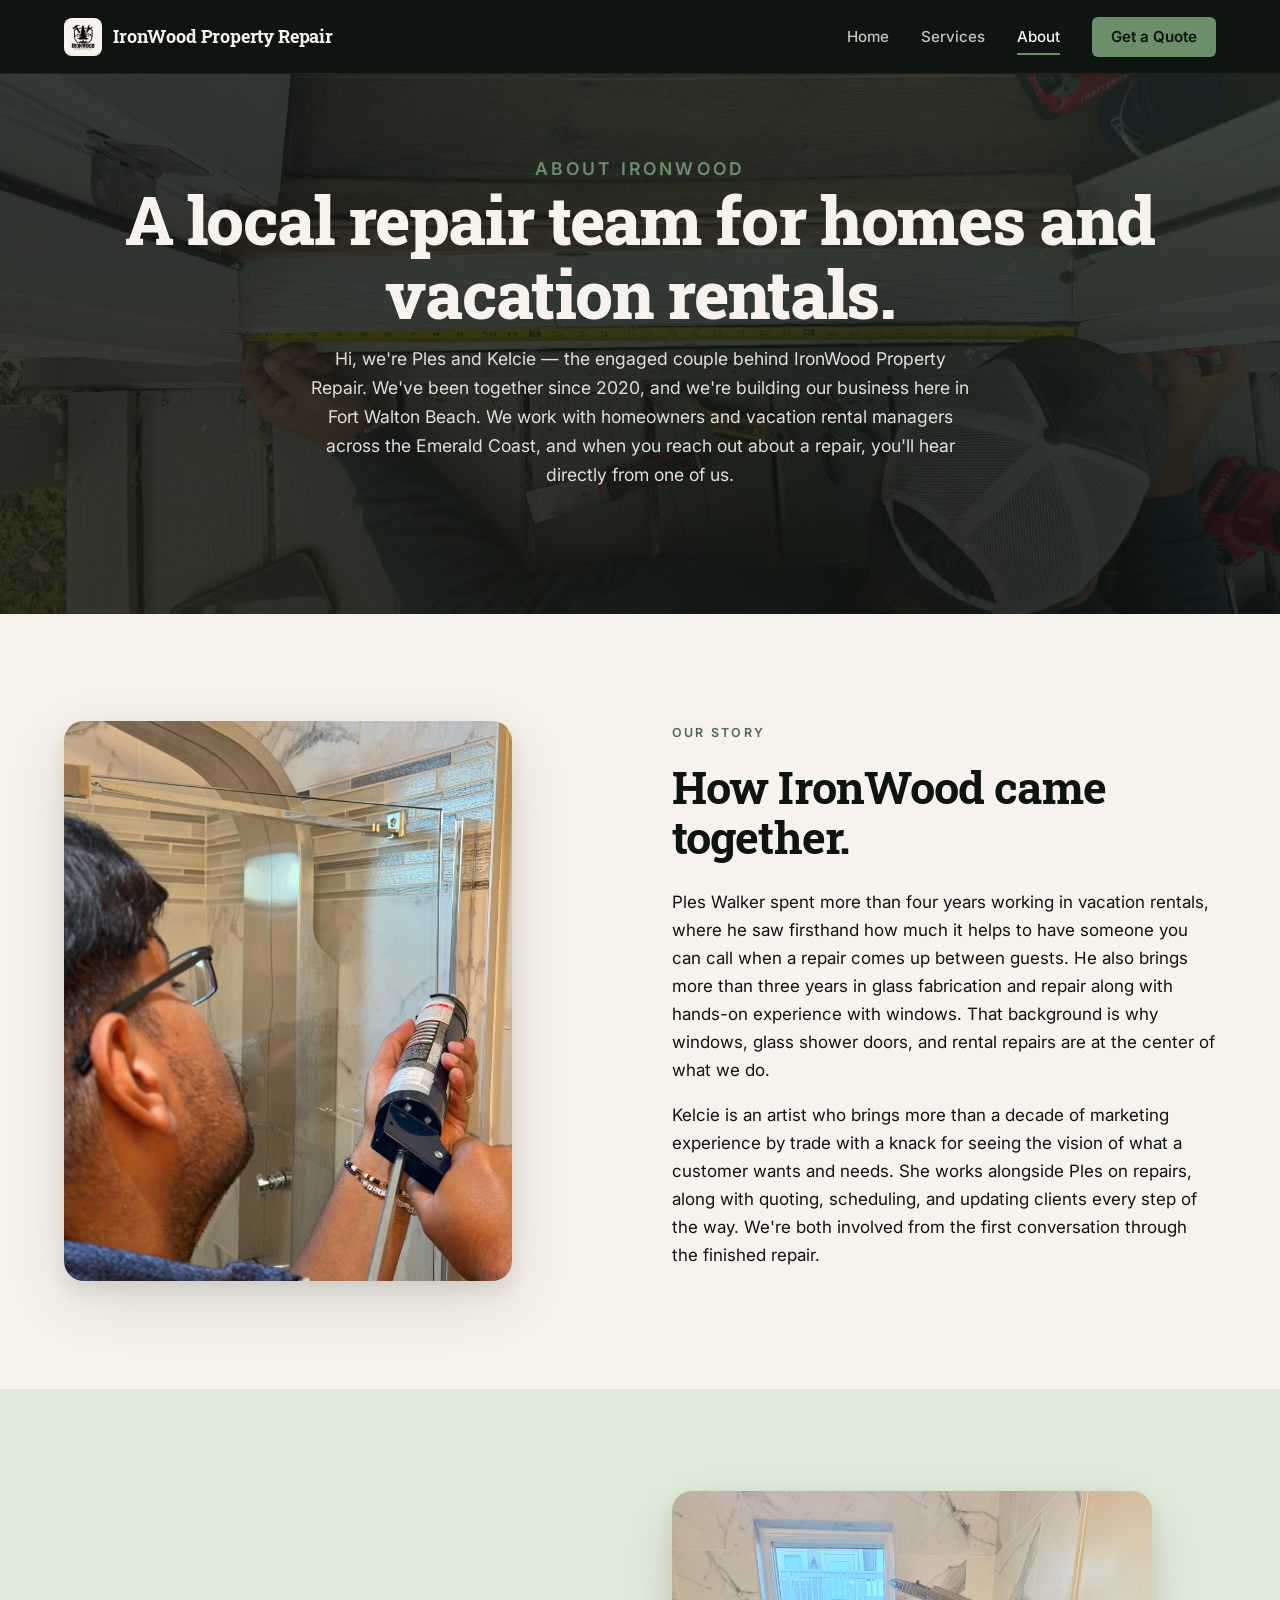
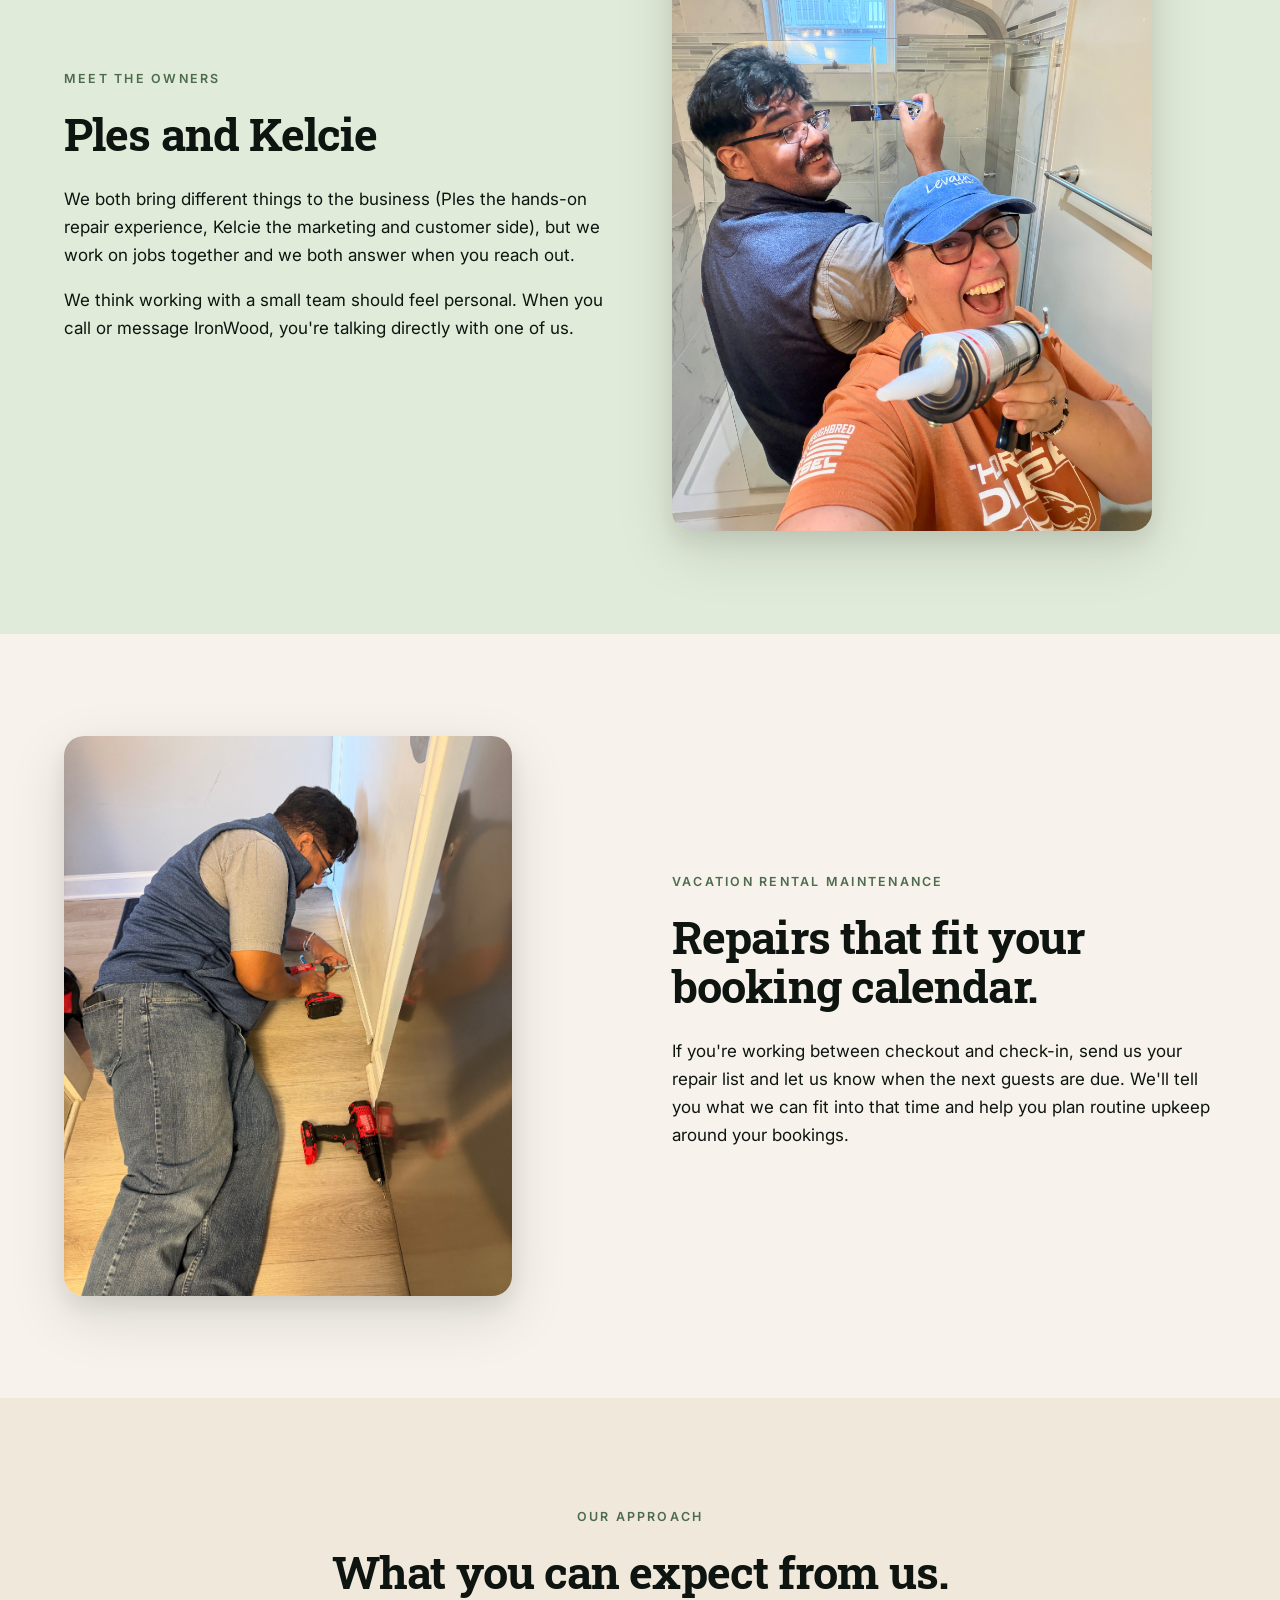
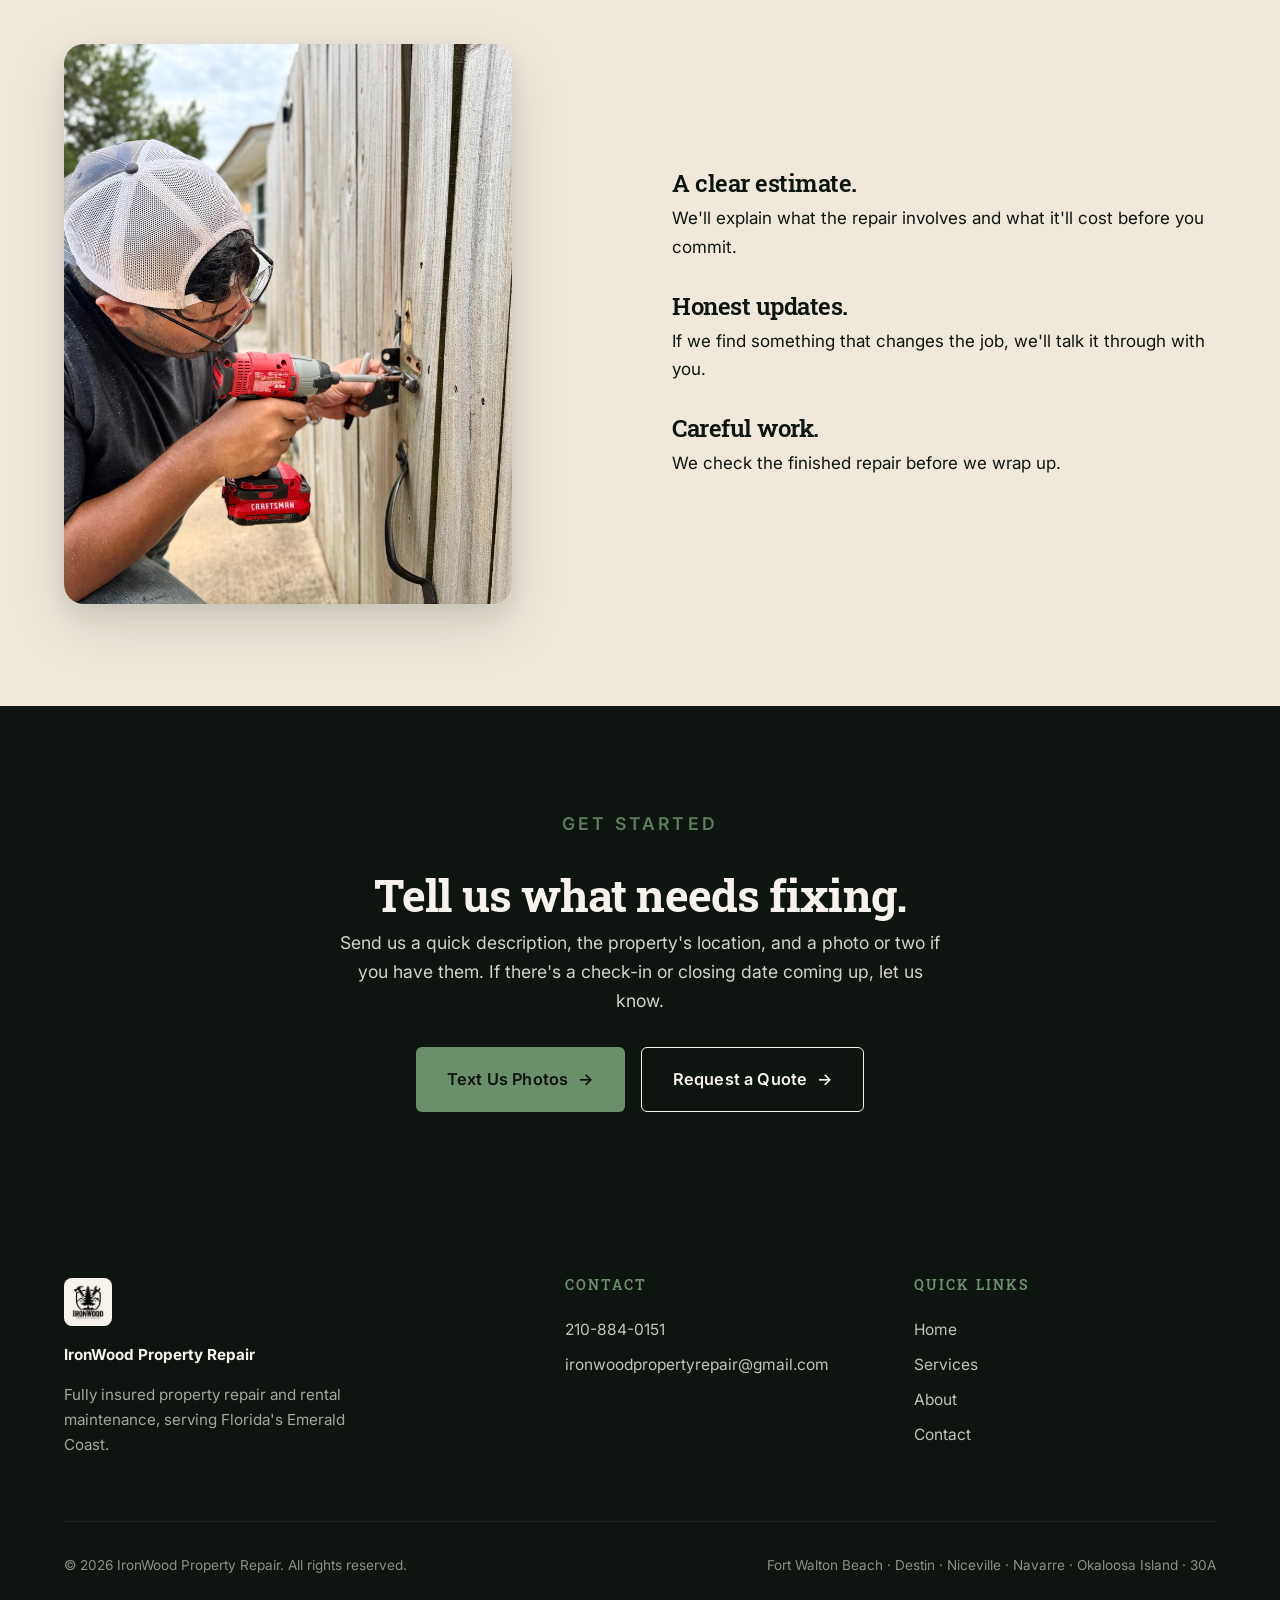
<file: about.html>
<!DOCTYPE html>
<html lang="en">
<head>
  <meta charset="UTF-8">
  <meta name="viewport" content="width=device-width, initial-scale=1.0">
  <title>About | IronWood Property Repair — Fort Walton Beach Handyman & Glass Repair</title>
  <meta name="description" content="Meet Ples and Kelcie, the engaged couple behind IronWood Property Repair — serving homeowners and vacation rental hosts across Fort Walton Beach, Destin, Niceville, Navarre, and 30A.">
  <meta name="theme-color" content="#0e1410">
  <link rel="canonical" href="https://ironwoodpropertyrepair.com/about.html">
  <link rel="icon" type="image/png" sizes="32x32" href="assets/images/favicon.png">
  <link rel="apple-touch-icon" href="assets/images/favicon-192.png">
  <link rel="stylesheet" href="assets/styles.css">
</head>
<body>

<header class="site-header">
  <nav class="nav" aria-label="Main">
    <a href="index.html" class="nav__brand">
      <img src="assets/images/logo.png" alt="" aria-hidden="true">
      <span>IronWood Property Repair</span>
    </a>
    <button class="nav__toggle" aria-label="Toggle menu" aria-expanded="false" aria-controls="primary-menu">
      <svg viewBox="0 0 24 24" fill="none" stroke-width="2" stroke-linecap="round"><path d="M4 6h16M4 12h16M4 18h16"/></svg>
    </button>
    <ul class="nav__menu" id="primary-menu">
      <li><a class="nav__link" href="index.html">Home</a></li>
      <li><a class="nav__link" href="services.html">Services</a></li>
      <li><a class="nav__link" href="about.html">About</a></li>
      <li><a class="nav__link nav__cta" href="contact.html">Get a Quote</a></li>
    </ul>
  </nav>
</header>

<main>

<!-- Hero with background image -->
<section class="page-hero" style="position: relative; background-image: linear-gradient(rgba(14,20,16,0.82), rgba(14,20,16,0.88)), url('assets/images/about-hero.jpg'); background-size: cover; background-position: center; color: var(--paper); min-height: 60vh;">
  <div class="container page-hero__inner" style="position: relative; z-index: 2;">
    <p class="eyebrow reveal" style="color: var(--sage);">About IronWood</p>
    <h1 class="reveal-2" style="color: var(--paper);">A local repair team for homes and vacation rentals.</h1>
    <p class="reveal-3" style="color: rgba(247,243,236,0.9);">Hi, we're Ples and Kelcie — the engaged couple behind IronWood Property Repair. We've been together since 2020, and we're building our business here in Fort Walton Beach. We work with homeowners and vacation rental managers across the Emerald Coast, and when you reach out about a repair, you'll hear directly from one of us.</p>
  </div>
</section>

<!-- How IronWood came together -->
<section class="section">
  <div class="container">
    <div class="two-col">
      <div class="two-col__media" style="aspect-ratio: 4/5; max-height: 560px;">
        <img src="assets/images/our-story.jpg" alt="Resealing a glass shower door" style="object-fit: cover; object-position: center 30%; width: 100%; height: 100%;">
      </div>
      <div>
        <p class="eyebrow">Our Story</p>
        <h2>How IronWood came together.</h2>
        <p>Ples Walker spent more than four years working in vacation rentals, where he saw firsthand how much it helps to have someone you can call when a repair comes up between guests. He also brings more than three years in glass fabrication and repair along with hands-on experience with windows. That background is why windows, glass shower doors, and rental repairs are at the center of what we do.</p>
        <p>Kelcie is an artist who brings more than a decade of marketing experience by trade with a knack for seeing the vision of what a customer wants and needs. She works alongside Ples on repairs, along with quoting, scheduling, and updating clients every step of the way. We're both involved from the first conversation through the finished repair.</p>
      </div>
    </div>
  </div>
</section>

<!-- Meet the owners -->
<section class="section section--sage">
  <div class="container">
    <div class="two-col two-col--reverse">
      <div class="two-col__media" style="aspect-ratio: 3/4; max-height: 640px;">
        <img src="assets/images/owners-ples-kelcie.jpg" alt="Ples and Kelcie working together on a shower door repair" style="object-fit: cover; object-position: center center; width: 100%; height: 100%;">
      </div>
      <div>
        <p class="eyebrow">Meet the Owners</p>
        <h2>Ples and Kelcie</h2>
        <p>We both bring different things to the business (Ples the hands-on repair experience, Kelcie the marketing and customer side), but we work on jobs together and we both answer when you reach out.</p>
        <p>We think working with a small team should feel personal. When you call or message IronWood, you're talking directly with one of us.</p>
      </div>
    </div>
  </div>
</section>

<!-- Vacation rental maintenance -->
<section class="section">
  <div class="container">
    <div class="two-col">
      <div class="two-col__media" style="aspect-ratio: 4/5; max-height: 560px;">
        <img src="assets/images/rental-work.jpg" alt="Baseboard trim repair on a vacation rental property" style="object-fit: cover; object-position: center 40%; width: 100%; height: 100%;">
      </div>
      <div>
        <p class="eyebrow">Vacation Rental Maintenance</p>
        <h2>Repairs that fit your booking calendar.</h2>
        <p>If you're working between checkout and check-in, send us your repair list and let us know when the next guests are due. We'll tell you what we can fit into that time and help you plan routine upkeep around your bookings.</p>
      </div>
    </div>
  </div>
</section>

<!-- What you can expect -->
<section class="section section--paper">
  <div class="container">
    <div style="max-width: 720px; margin: 0 auto 3rem; text-align: center;">
      <p class="eyebrow">Our Approach</p>
      <h2>What you can expect from us.</h2>
    </div>

    <div class="two-col" style="align-items: center;">
      <div class="two-col__media" style="aspect-ratio: 4/5; max-height: 560px;">
        <img src="assets/images/expect-detail.jpg" alt="Ples repairing a fence gate hinge" style="object-fit: cover; object-position: center 30%; width: 100%; height: 100%;">
      </div>
      <div>
        <div style="margin-bottom: 2rem;">
          <h3 style="margin-bottom: 0.5rem;">A clear estimate.</h3>
          <p style="margin: 0;">We'll explain what the repair involves and what it'll cost before you commit.</p>
        </div>
        <div style="margin-bottom: 2rem;">
          <h3 style="margin-bottom: 0.5rem;">Honest updates.</h3>
          <p style="margin: 0;">If we find something that changes the job, we'll talk it through with you.</p>
        </div>
        <div>
          <h3 style="margin-bottom: 0.5rem;">Careful work.</h3>
          <p style="margin: 0;">We check the finished repair before we wrap up.</p>
        </div>
      </div>
    </div>
  </div>
</section>

<!-- CTA -->
<section class="section--ink">
  <div class="cta-banner">
    <p class="eyebrow" style="color: var(--sage);">Get started</p>
    <h2>Tell us what needs fixing.</h2>
    <p>Send us a quick description, the property's location, and a photo or two if you have them. If there's a check-in or closing date coming up, let us know.</p>
    <div style="display: flex; gap: 1rem; justify-content: center; flex-wrap: wrap; margin-top: 1.5rem;">
      <a href="sms:+12108840151?body=Hi%20IronWood%20-%20here%20are%20photos%20of%20what%20needs%20fixing%3A" class="btn btn--primary btn--lg">Text Us Photos <span class="arrow">→</span></a>
      <a href="contact.html" class="btn btn--lg" style="background: transparent; color: var(--paper); border: 1.5px solid var(--paper);">Request a Quote <span class="arrow">→</span></a>
    </div>
  </div>
</section>

</main>

<footer class="site-footer">
  <div class="container">
    <div class="footer-grid">
      <div class="footer-brand">
        <img src="assets/images/logo.png" alt="IronWood Property Repair">
        <p><strong style="color: var(--paper);">IronWood Property Repair</strong></p>
        <p>Fully insured property repair and rental maintenance, serving Florida's Emerald Coast.</p>
      </div>
      <div>
        <h4>Contact</h4>
        <a href="tel:+12108840151">210-884-0151</a>
        <a href="mailto:ironwoodpropertyrepair@gmail.com">ironwoodpropertyrepair@gmail.com</a>
      </div>
      <div>
        <h4>Quick Links</h4>
        <a href="index.html">Home</a>
        <a href="services.html">Services</a>
        <a href="about.html">About</a>
        <a href="contact.html">Contact</a>
      </div>
    </div>
    <div class="footer-meta">
      <span>© <span id="year">2026</span> IronWood Property Repair. All rights reserved.</span>
      <span>Fort Walton Beach · Destin · Niceville · Navarre · Okaloosa Island · 30A</span>
    </div>
  </div>
</footer>

<script src="assets/script.js"></script>
<script>document.getElementById('year').textContent = new Date().getFullYear();</script>
</body>
</html>
</file>
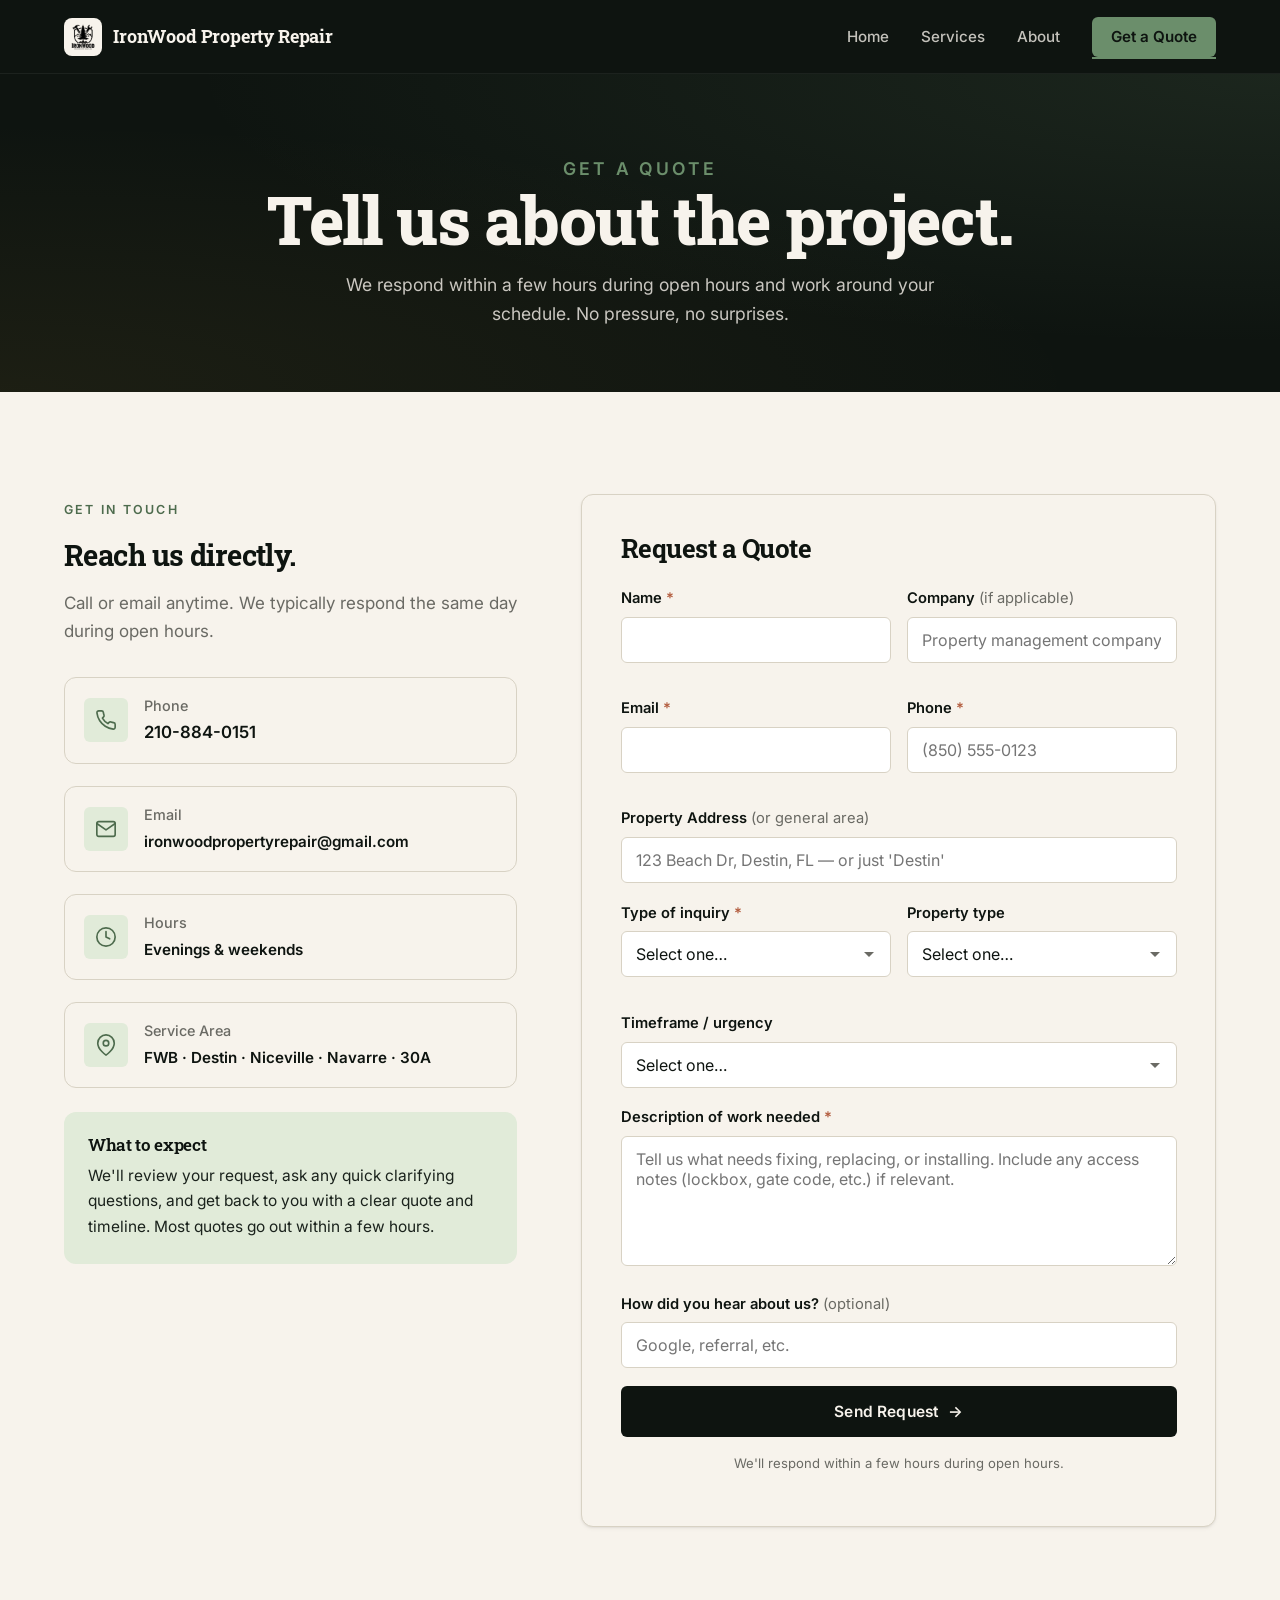
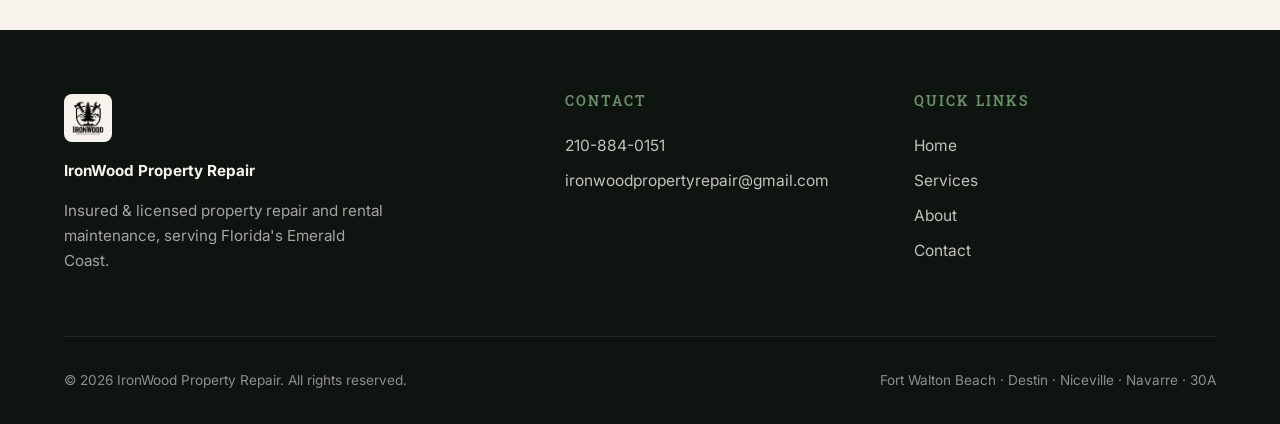
<file: contact.html>
<!DOCTYPE html>
<html lang="en">
<head>
  <meta charset="UTF-8">
  <meta name="viewport" content="width=device-width, initial-scale=1.0">
  <title>Contact | IronWood Property Repair — Request a Quote</title>
  <meta name="description" content="Contact IronWood Property Repair for handyman, drywall, and rental turnover work in Fort Walton Beach, Destin, Niceville, Navarre, and 30A. Call, email, or fill out our quote request form.">
  <meta name="theme-color" content="#0e1410">
  <link rel="canonical" href="https://ironwoodpropertyrepair.com/contact.html">
  <link rel="icon" type="image/png" sizes="32x32" href="assets/images/favicon.png">
  <link rel="apple-touch-icon" href="assets/images/favicon-192.png">
  <link rel="stylesheet" href="assets/styles.css">
</head>
<body>

<header class="site-header">
  <nav class="nav" aria-label="Main">
    <a href="index.html" class="nav__brand">
      <img src="assets/images/logo.png" alt="" aria-hidden="true">
      <span>IronWood Property Repair</span>
    </a>
    <button class="nav__toggle" aria-label="Toggle menu" aria-expanded="false" aria-controls="primary-menu">
      <svg viewBox="0 0 24 24" fill="none" stroke-width="2" stroke-linecap="round"><path d="M4 6h16M4 12h16M4 18h16"/></svg>
    </button>
    <ul class="nav__menu" id="primary-menu">
      <li><a class="nav__link" href="index.html">Home</a></li>
      <li><a class="nav__link" href="services.html">Services</a></li>
      <li><a class="nav__link" href="about.html">About</a></li>
      <li><a class="nav__link nav__cta" href="contact.html">Get a Quote</a></li>
    </ul>
  </nav>
</header>

<main>

<section class="page-hero">
  <div class="container page-hero__inner">
    <p class="eyebrow reveal" style="color: var(--sage);">Get a Quote</p>
    <h1 class="reveal-2">Tell us about the project.</h1>
    <p class="reveal-3">We respond within a few hours during open hours and work around your schedule. No pressure, no surprises.</p>
  </div>
</section>

<section class="section">
  <div class="container">
    <div class="two-col contact-layout" style="align-items: start;">

      <!-- Contact info column -->
      <div>
        <p class="eyebrow">Get in Touch</p>
        <h2 style="font-size: 1.8rem;">Reach us directly.</h2>
        <p style="color: var(--muted); margin-bottom: 2rem;">Call or email anytime. We typically respond the same day during open hours.</p>

        <div class="contact-card">
          <a href="tel:+12108840151" class="contact-item">
            <span class="contact-item__icon">
              <svg viewBox="0 0 24 24" fill="none" stroke-width="1.8" stroke-linecap="round" stroke-linejoin="round"><path d="M22 16.92v3a2 2 0 01-2.18 2 19.79 19.79 0 01-8.63-3.07 19.5 19.5 0 01-6-6 19.79 19.79 0 01-3.07-8.67A2 2 0 014.11 2h3a2 2 0 012 1.72c.127.96.361 1.903.7 2.81a2 2 0 01-.45 2.11L8.09 9.91a16 16 0 006 6l1.27-1.27a2 2 0 012.11-.45c.907.339 1.85.573 2.81.7A2 2 0 0122 16.92z"/></svg>
            </span>
            <div>
              <strong>Phone</strong>
              <span>210-884-0151</span>
            </div>
          </a>

          <a href="mailto:ironwoodpropertyrepair@gmail.com" class="contact-item">
            <span class="contact-item__icon">
              <svg viewBox="0 0 24 24" fill="none" stroke-width="1.8" stroke-linecap="round" stroke-linejoin="round"><path d="M4 4h16c1.1 0 2 .9 2 2v12c0 1.1-.9 2-2 2H4c-1.1 0-2-.9-2-2V6c0-1.1.9-2 2-2z"/><polyline points="22,6 12,13 2,6"/></svg>
            </span>
            <div>
              <strong>Email</strong>
              <span style="font-size: 0.95rem;">ironwoodpropertyrepair@gmail.com</span>
            </div>
          </a>

          <div class="contact-item">
            <span class="contact-item__icon">
              <svg viewBox="0 0 24 24" fill="none" stroke-width="1.8" stroke-linecap="round" stroke-linejoin="round"><circle cx="12" cy="12" r="10"/><polyline points="12 6 12 12 16 14"/></svg>
            </span>
            <div>
              <strong>Hours</strong>
              <span style="font-size: 0.95rem;">Evenings & weekends</span>
            </div>
          </div>

          <div class="contact-item">
            <span class="contact-item__icon">
              <svg viewBox="0 0 24 24" fill="none" stroke-width="1.8" stroke-linecap="round" stroke-linejoin="round"><path d="M21 10c0 7-9 13-9 13s-9-6-9-13a9 9 0 0118 0z"/><circle cx="12" cy="10" r="3"/></svg>
            </span>
            <div>
              <strong>Service Area</strong>
              <span style="font-size: 0.95rem;">FWB · Destin · Niceville · Navarre · 30A</span>
            </div>
          </div>
        </div>

        <div class="expect">
          <h4>What to expect</h4>
          <p>We'll review your request, ask any quick clarifying questions, and get back to you with a clear quote and timeline. Most quotes go out within a few hours.</p>
        </div>
      </div>

      <!-- Form column -->
      <div>
        <form id="contact-form" class="form" novalidate>
          <h2 style="font-size: 1.6rem; margin-bottom: 1.5rem;">Request a Quote</h2>

          <div class="form__success" role="status" aria-live="polite"></div>

          <div class="form__row">
            <div class="form__field">
              <label class="form__label" for="name">Name <span class="req">*</span></label>
              <input type="text" id="name" name="name" class="form__input" required autocomplete="name">
            </div>
            <div class="form__field">
              <label class="form__label" for="company">Company <span style="color: var(--muted); font-weight: 400;">(if applicable)</span></label>
              <input type="text" id="company" name="company" class="form__input" autocomplete="organization" placeholder="Property management company">
            </div>
          </div>

          <div class="form__row">
            <div class="form__field">
              <label class="form__label" for="email">Email <span class="req">*</span></label>
              <input type="email" id="email" name="email" class="form__input" required autocomplete="email">
            </div>
            <div class="form__field">
              <label class="form__label" for="phone">Phone <span class="req">*</span></label>
              <input type="tel" id="phone" name="phone" class="form__input" required autocomplete="tel" placeholder="(850) 555-0123">
            </div>
          </div>

          <div class="form__field">
            <label class="form__label" for="address">Property Address <span style="color: var(--muted); font-weight: 400;">(or general area)</span></label>
            <input type="text" id="address" name="address" class="form__input" placeholder="123 Beach Dr, Destin, FL — or just 'Destin'">
          </div>

          <div class="form__row">
            <div class="form__field">
              <label class="form__label" for="inquiry-type">Type of inquiry <span class="req">*</span></label>
              <select id="inquiry-type" name="inquiry_type" class="form__select" required>
                <option value="">Select one…</option>
                <option>One-time repair</option>
                <option>Vendor list inquiry</option>
                <option>STR turnover work</option>
                <option>Recurring maintenance</option>
                <option>Other</option>
              </select>
            </div>
            <div class="form__field">
              <label class="form__label" for="property-type">Property type</label>
              <select id="property-type" name="property_type" class="form__select">
                <option value="">Select one…</option>
                <option>Long-term rental</option>
                <option>Short-term rental (Airbnb/VRBO)</option>
                <option>Personal residence</option>
                <option>Commercial</option>
              </select>
            </div>
          </div>

          <div class="form__field">
            <label class="form__label" for="timeframe">Timeframe / urgency</label>
            <select id="timeframe" name="timeframe" class="form__select">
              <option value="">Select one…</option>
              <option>Emergency (today/tomorrow)</option>
              <option>Within 48 hours</option>
              <option>This week</option>
              <option>Flexible</option>
            </select>
          </div>

          <div class="form__field">
            <label class="form__label" for="message">Description of work needed <span class="req">*</span></label>
            <textarea id="message" name="message" class="form__textarea" required placeholder="Tell us what needs fixing, replacing, or installing. Include any access notes (lockbox, gate code, etc.) if relevant."></textarea>
          </div>

          <div class="form__field">
            <label class="form__label" for="referral">How did you hear about us? <span style="color: var(--muted); font-weight: 400;">(optional)</span></label>
            <input type="text" id="referral" name="referral" class="form__input" placeholder="Google, referral, etc.">
          </div>

          <!-- Honeypot for spam -->
          <input type="text" name="website" class="form__honey" tabindex="-1" autocomplete="off" aria-hidden="true">

          <button type="submit" class="btn btn--ink form__submit">Send Request <span class="arrow">→</span></button>

          <p class="form__hint" style="text-align: center; margin-top: 1rem;">We'll respond within a few hours during open hours.</p>
        </form>
      </div>

    </div>
  </div>
</section>

</main>

<footer class="site-footer">
  <div class="container">
    <div class="footer-grid">
      <div class="footer-brand">
        <img src="assets/images/logo.png" alt="IronWood Property Repair">
        <p><strong style="color: var(--paper);">IronWood Property Repair</strong></p>
        <p>Insured & licensed property repair and rental maintenance, serving Florida's Emerald Coast.</p>
      </div>
      <div>
        <h4>Contact</h4>
        <a href="tel:+12108840151">210-884-0151</a>
        <a href="mailto:ironwoodpropertyrepair@gmail.com">ironwoodpropertyrepair@gmail.com</a>
      </div>
      <div>
        <h4>Quick Links</h4>
        <a href="index.html">Home</a>
        <a href="services.html">Services</a>
        <a href="about.html">About</a>
        <a href="contact.html">Contact</a>
      </div>
    </div>
    <div class="footer-meta">
      <span>© <span id="year">2026</span> IronWood Property Repair. All rights reserved.</span>
      <span>Fort Walton Beach · Destin · Niceville · Navarre · 30A</span>
    </div>
  </div>
</footer>

<script src="assets/script.js"></script>
<script>document.getElementById('year').textContent = new Date().getFullYear();</script>
</body>
</html>
</file>
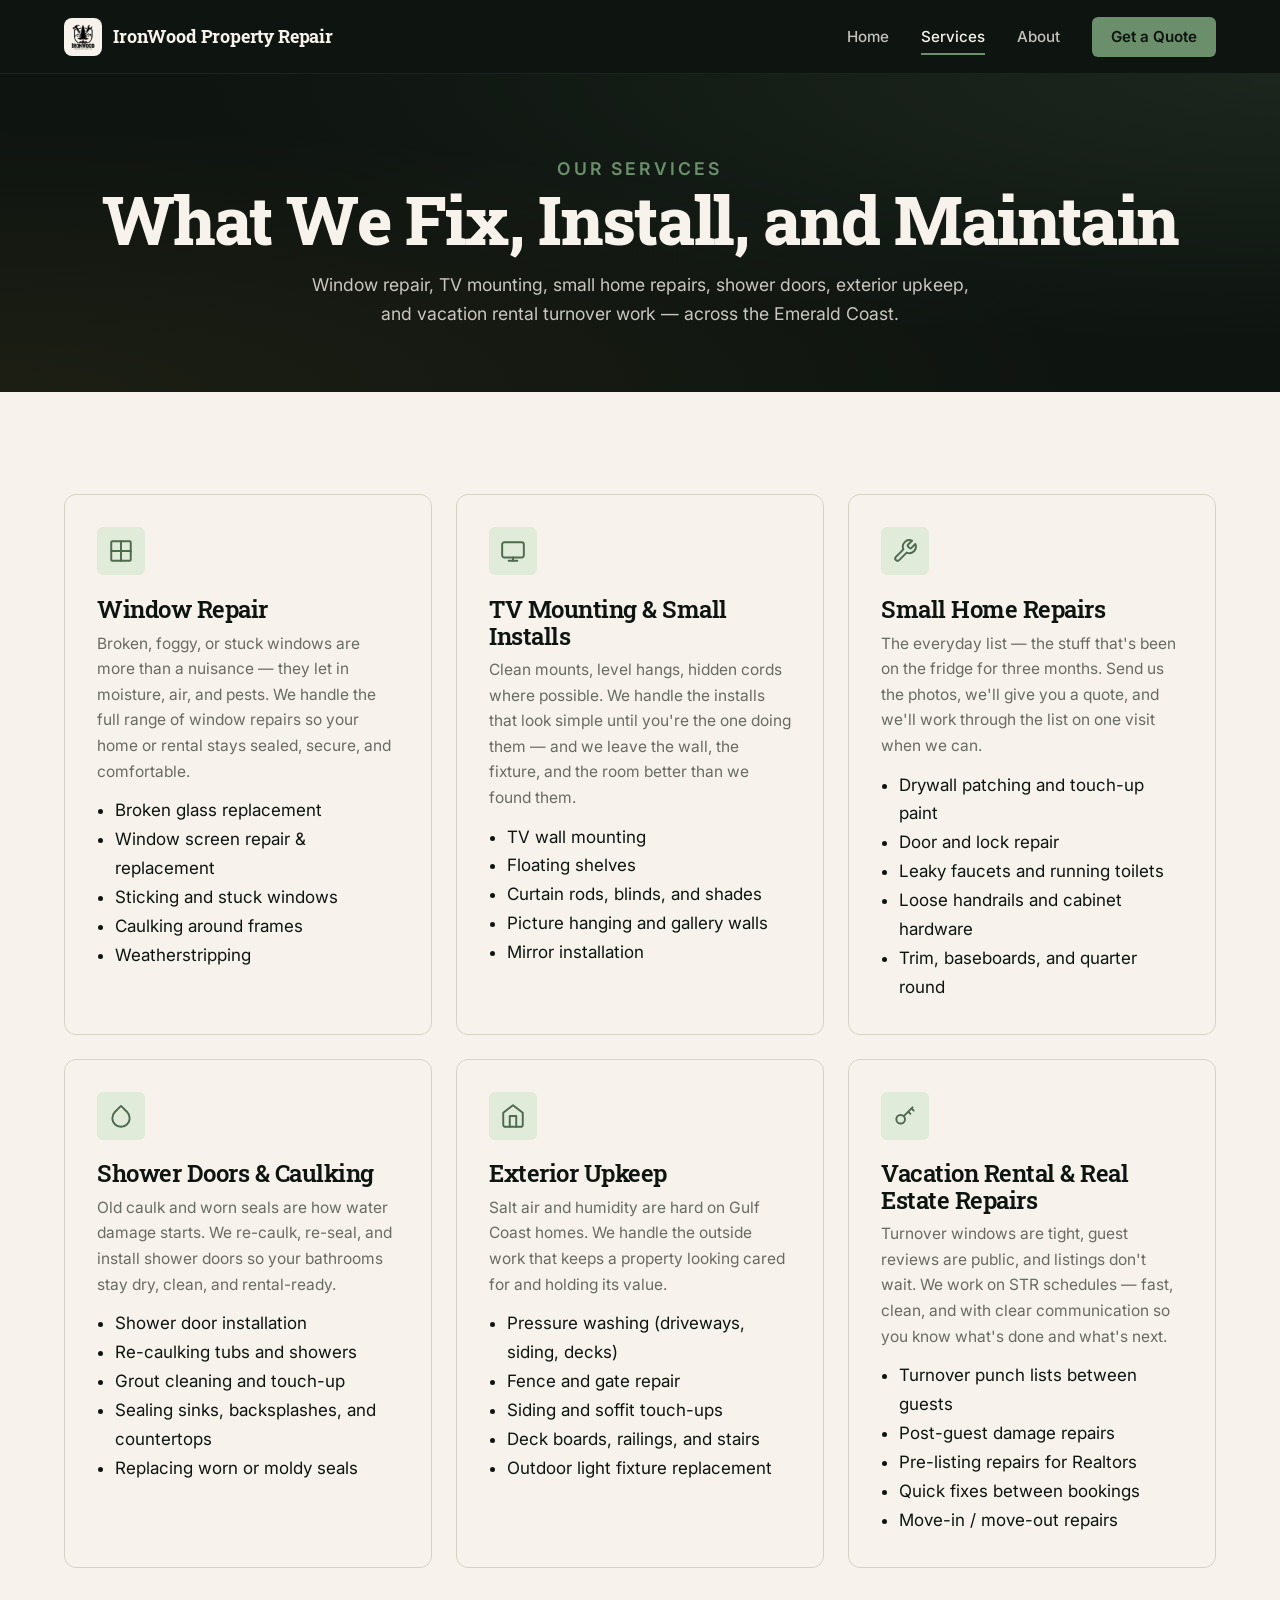
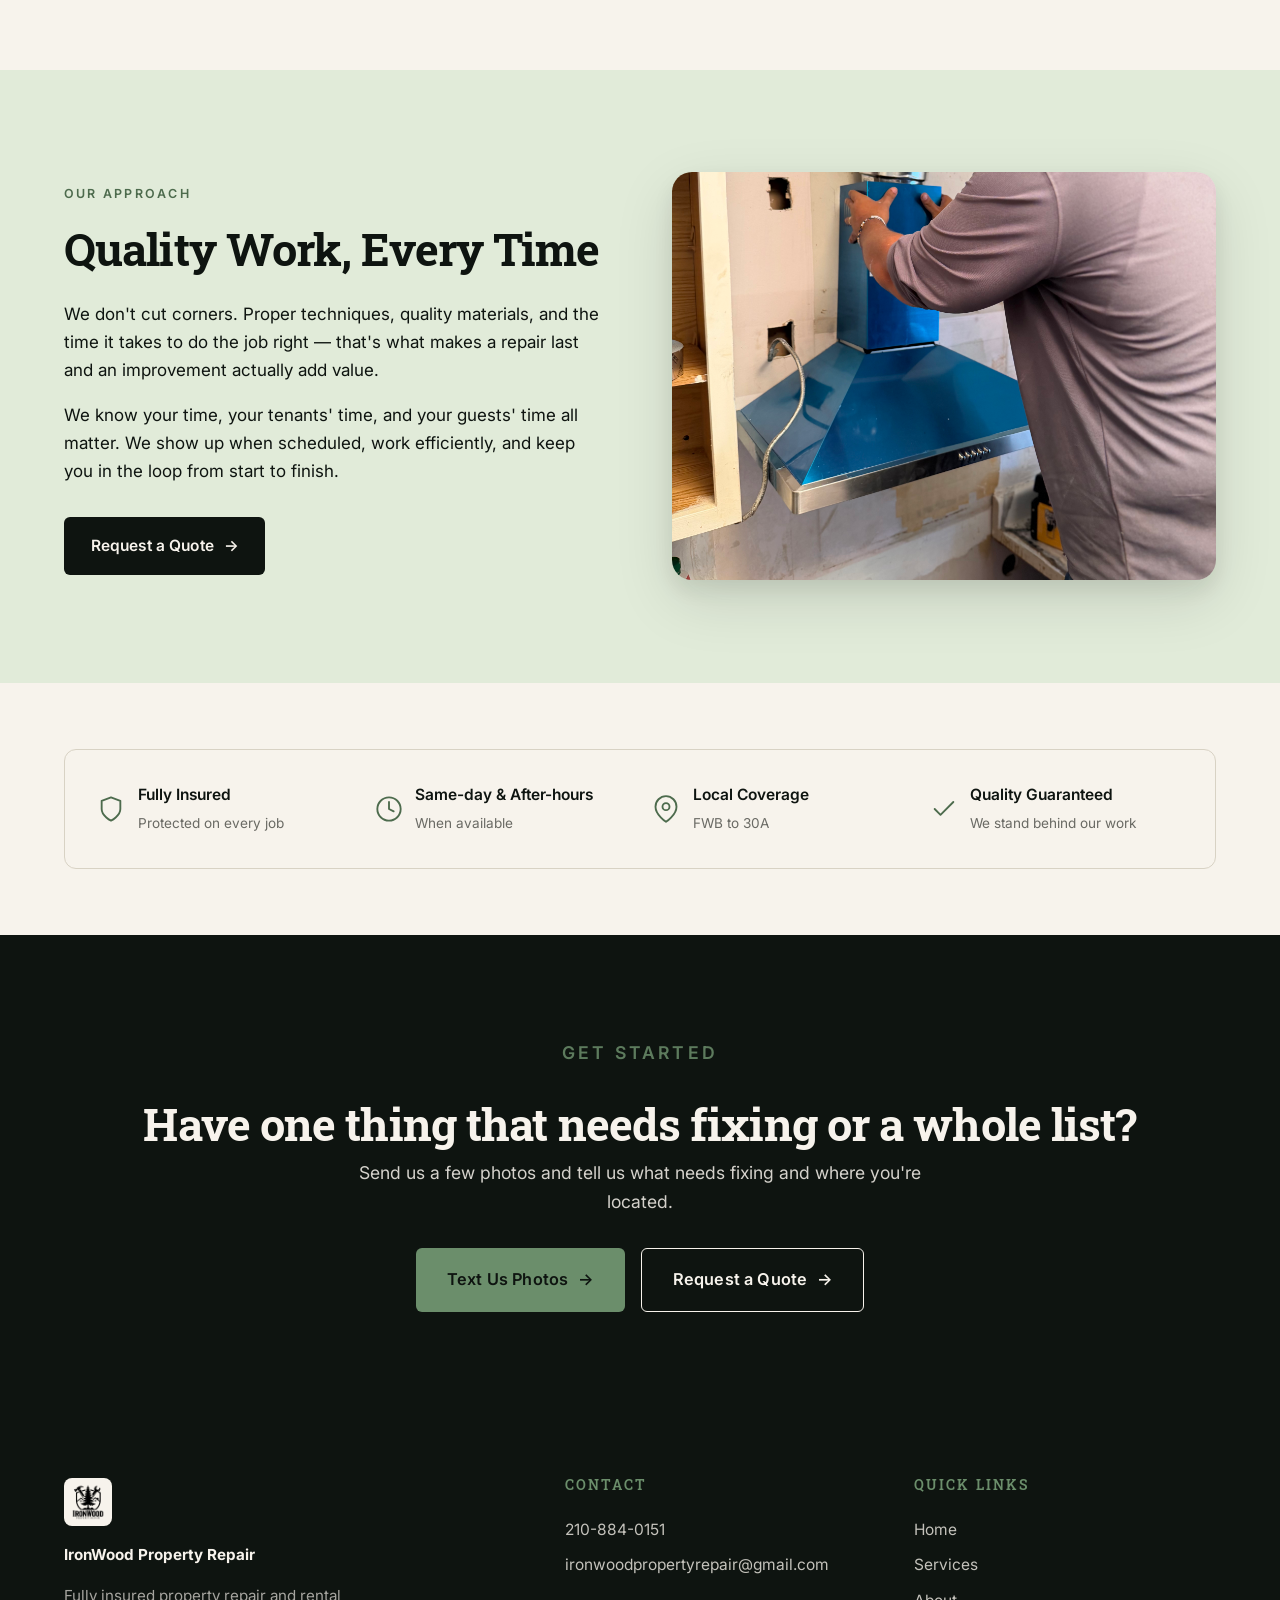
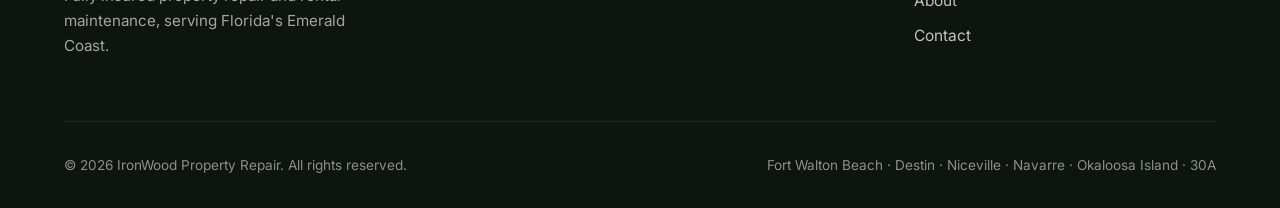
<file: services.html>
<!DOCTYPE html>
<html lang="en">
<head>
  <meta charset="UTF-8">
  <meta name="viewport" content="width=device-width, initial-scale=1.0">
  <title>Services | IronWood Property Repair — Handyman & Rental Maintenance, FL</title>
  <meta name="description" content="Window repair, TV mounting, small home repairs, shower doors, exterior upkeep, and vacation rental turnover work across Fort Walton Beach, Destin, Niceville, Navarre, Okaloosa Island, and 30A.">
  <meta name="theme-color" content="#0e1410">
  <link rel="canonical" href="https://ironwoodpropertyrepair.com/services.html">
  <link rel="icon" type="image/png" sizes="32x32" href="assets/images/favicon.png">
  <link rel="apple-touch-icon" href="assets/images/favicon-192.png">
  <link rel="stylesheet" href="assets/styles.css">
</head>
<body>

<header class="site-header">
  <nav class="nav" aria-label="Main">
    <a href="index.html" class="nav__brand">
      <img src="assets/images/logo.png" alt="" aria-hidden="true">
      <span>IronWood Property Repair</span>
    </a>
    <button class="nav__toggle" aria-label="Toggle menu" aria-expanded="false" aria-controls="primary-menu">
      <svg viewBox="0 0 24 24" fill="none" stroke-width="2" stroke-linecap="round"><path d="M4 6h16M4 12h16M4 18h16"/></svg>
    </button>
    <ul class="nav__menu" id="primary-menu">
      <li><a class="nav__link" href="index.html">Home</a></li>
      <li><a class="nav__link" href="services.html">Services</a></li>
      <li><a class="nav__link" href="about.html">About</a></li>
      <li><a class="nav__link nav__cta" href="contact.html">Get a Quote</a></li>
    </ul>
  </nav>
</header>

<main>

<section class="page-hero">
  <div class="container page-hero__inner">
    <p class="eyebrow reveal" style="color: var(--sage);">Our Services</p>
    <h1 class="reveal-2">What We Fix, Install, and Maintain</h1>
    <p class="reveal-3">Window repair, TV mounting, small home repairs, shower doors, exterior upkeep, and vacation rental turnover work — across the Emerald Coast.</p>
  </div>
</section>

<!-- Service detail cards -->
<section class="section">
  <div class="container">
    <div class="service-grid" style="grid-template-columns: repeat(auto-fill, minmax(360px, 1fr));">

      <article class="service-card">
        <div class="service-card__icon">
          <svg viewBox="0 0 24 24" fill="none" stroke-width="1.8" stroke-linecap="round" stroke-linejoin="round"><rect x="3" y="3" width="18" height="18" rx="1"/><line x1="12" y1="3" x2="12" y2="21"/><line x1="3" y1="12" x2="21" y2="12"/></svg>
        </div>
        <h3>Window Repair</h3>
        <p>Broken, foggy, or stuck windows are more than a nuisance — they let in moisture, air, and pests. We handle the full range of window repairs so your home or rental stays sealed, secure, and comfortable.</p>
        <ul style="margin: 0.75rem 0 0; padding-left: 1.1rem; line-height: 1.7;">
          <li>Broken glass replacement</li>
          <li>Window screen repair & replacement</li>
          <li>Sticking and stuck windows</li>
          <li>Caulking around frames</li>
          <li>Weatherstripping</li>
        </ul>
      </article>

      <article class="service-card">
        <div class="service-card__icon">
          <svg viewBox="0 0 24 24" fill="none" stroke-width="1.8" stroke-linecap="round" stroke-linejoin="round"><rect x="2" y="4" width="20" height="14" rx="2"/><line x1="8" y1="21" x2="16" y2="21"/><line x1="12" y1="18" x2="12" y2="21"/></svg>
        </div>
        <h3>TV Mounting & Small Installs</h3>
        <p>Clean mounts, level hangs, hidden cords where possible. We handle the installs that look simple until you're the one doing them — and we leave the wall, the fixture, and the room better than we found them.</p>
        <ul style="margin: 0.75rem 0 0; padding-left: 1.1rem; line-height: 1.7;">
          <li>TV wall mounting</li>
          <li>Floating shelves</li>
          <li>Curtain rods, blinds, and shades</li>
          <li>Picture hanging and gallery walls</li>
          <li>Mirror installation</li>
        </ul>
      </article>

      <article class="service-card">
        <div class="service-card__icon">
          <svg viewBox="0 0 24 24" fill="none" stroke-width="1.8" stroke-linecap="round" stroke-linejoin="round"><path d="M14.7 6.3a1 1 0 000 1.4l1.6 1.6a1 1 0 001.4 0l3.77-3.77a6 6 0 01-7.94 7.94l-6.91 6.91a2.12 2.12 0 01-3-3l6.91-6.91a6 6 0 017.94-7.94l-3.76 3.76z"/></svg>
        </div>
        <h3>Small Home Repairs</h3>
        <p>The everyday list — the stuff that's been on the fridge for three months. Send us the photos, we'll give you a quote, and we'll work through the list on one visit when we can.</p>
        <ul style="margin: 0.75rem 0 0; padding-left: 1.1rem; line-height: 1.7;">
          <li>Drywall patching and touch-up paint</li>
          <li>Door and lock repair</li>
          <li>Leaky faucets and running toilets</li>
          <li>Loose handrails and cabinet hardware</li>
          <li>Trim, baseboards, and quarter round</li>
        </ul>
      </article>

      <article class="service-card">
        <div class="service-card__icon">
          <svg viewBox="0 0 24 24" fill="none" stroke-width="1.8" stroke-linecap="round" stroke-linejoin="round"><path d="M12 2.69l5.66 5.66a8 8 0 11-11.31 0z"/></svg>
        </div>
        <h3>Shower Doors & Caulking</h3>
        <p>Old caulk and worn seals are how water damage starts. We re-caulk, re-seal, and install shower doors so your bathrooms stay dry, clean, and rental-ready.</p>
        <ul style="margin: 0.75rem 0 0; padding-left: 1.1rem; line-height: 1.7;">
          <li>Shower door installation</li>
          <li>Re-caulking tubs and showers</li>
          <li>Grout cleaning and touch-up</li>
          <li>Sealing sinks, backsplashes, and countertops</li>
          <li>Replacing worn or moldy seals</li>
        </ul>
      </article>

      <article class="service-card">
        <div class="service-card__icon">
          <svg viewBox="0 0 24 24" fill="none" stroke-width="1.8" stroke-linecap="round" stroke-linejoin="round"><path d="M3 9l9-7 9 7v11a2 2 0 01-2 2H5a2 2 0 01-2-2z"/><path d="M9 22V12h6v10"/></svg>
        </div>
        <h3>Exterior Upkeep</h3>
        <p>Salt air and humidity are hard on Gulf Coast homes. We handle the outside work that keeps a property looking cared for and holding its value.</p>
        <ul style="margin: 0.75rem 0 0; padding-left: 1.1rem; line-height: 1.7;">
          <li>Pressure washing (driveways, siding, decks)</li>
          <li>Fence and gate repair</li>
          <li>Siding and soffit touch-ups</li>
          <li>Deck boards, railings, and stairs</li>
          <li>Outdoor light fixture replacement</li>
        </ul>
      </article>

      <article class="service-card">
        <div class="service-card__icon">
          <svg viewBox="0 0 24 24" fill="none" stroke-width="1.8" stroke-linecap="round" stroke-linejoin="round"><circle cx="8" cy="15" r="4"/><line x1="10.85" y1="12.15" x2="19" y2="4"/><line x1="18" y1="5" x2="20" y2="7"/><line x1="15" y1="8" x2="17" y2="10"/></svg>
        </div>
        <h3>Vacation Rental & Real Estate Repairs</h3>
        <p>Turnover windows are tight, guest reviews are public, and listings don't wait. We work on STR schedules — fast, clean, and with clear communication so you know what's done and what's next.</p>
        <ul style="margin: 0.75rem 0 0; padding-left: 1.1rem; line-height: 1.7;">
          <li>Turnover punch lists between guests</li>
          <li>Post-guest damage repairs</li>
          <li>Pre-listing repairs for Realtors</li>
          <li>Quick fixes between bookings</li>
          <li>Move-in / move-out repairs</li>
        </ul>
      </article>

    </div>
  </div>
</section>

<!-- Quality work feature -->
<section class="section section--sage">
  <div class="container">
    <div class="two-col">
      <div>
        <p class="eyebrow">Our Approach</p>
        <h2>Quality Work, Every Time</h2>
        <p>We don't cut corners. Proper techniques, quality materials, and the time it takes to do the job right — that's what makes a repair last and an improvement actually add value.</p>
        <p>We know your time, your tenants' time, and your guests' time all matter. We show up when scheduled, work efficiently, and keep you in the loop from start to finish.</p>
        <div style="margin-top: 2rem;">
          <a href="contact.html" class="btn btn--ink">Request a Quote <span class="arrow">→</span></a>
        </div>
      </div>
      <div class="two-col__media">
        <img src="assets/images/our-approach.jpg" alt="IronWood Property Repair craftsmanship" style="object-fit: cover; object-position: center 80%; width: 100%; height: 100%;">
      </div>
    </div>
  </div>
</section>

<!-- Trust bar -->
<section class="section section--tight">
  <div class="container">
    <div class="trust-bar">
      <div class="trust-bar__item">
        <svg viewBox="0 0 24 24" fill="none" stroke-width="1.6" stroke-linecap="round" stroke-linejoin="round"><path d="M12 22s8-4 8-10V5l-8-3-8 3v7c0 6 8 10 8 10z"/></svg>
        <div><strong>Fully Insured</strong><span>Protected on every job</span></div>
      </div>
      <div class="trust-bar__item">
        <svg viewBox="0 0 24 24" fill="none" stroke-width="1.6" stroke-linecap="round" stroke-linejoin="round"><circle cx="12" cy="12" r="10"/><polyline points="12 6 12 12 16 14"/></svg>
        <div><strong>Same-day & After-hours</strong><span>When available</span></div>
      </div>
      <div class="trust-bar__item">
        <svg viewBox="0 0 24 24" fill="none" stroke-width="1.6" stroke-linecap="round" stroke-linejoin="round"><path d="M21 10c0 7-9 13-9 13s-9-6-9-13a9 9 0 0118 0z"/><circle cx="12" cy="10" r="3"/></svg>
        <div><strong>Local Coverage</strong><span>FWB to 30A</span></div>
      </div>
      <div class="trust-bar__item">
        <svg viewBox="0 0 24 24" fill="none" stroke-width="1.6" stroke-linecap="round" stroke-linejoin="round"><polyline points="20 6 9 17 4 12"/></svg>
        <div><strong>Quality Guaranteed</strong><span>We stand behind our work</span></div>
      </div>
    </div>
  </div>
</section>

<!-- CTA -->
<section class="section--ink">
  <div class="cta-banner">
    <p class="eyebrow" style="color: var(--sage);">Get started</p>
    <h2>Have one thing that needs fixing or a whole list?</h2>
    <p>Send us a few photos and tell us what needs fixing and where you're located.</p>
   <div style="display: flex; gap: 1rem; justify-content: center; flex-wrap: wrap; margin-top: 1.5rem;">
  <a href="sms:+12108840151?body=Hi%20IronWood%20-%20here%20are%20photos%20of%20what%20needs%20fixing%3A" class="btn btn--primary btn--lg">Text Us Photos <span class="arrow">→</span></a>
  <a href="contact.html" class="btn btn--lg" style="background: transparent; color: var(--paper); border: 1.5px solid var(--paper);">Request a Quote<span class="arrow">→</span></a>
   </div>
  </div>
</section>

</main>

<footer class="site-footer">
  <div class="container">
    <div class="footer-grid">
      <div class="footer-brand">
        <img src="assets/images/logo.png" alt="IronWood Property Repair">
        <p><strong style="color: var(--paper);">IronWood Property Repair</strong></p>
        <p>Fully insured property repair and rental maintenance, serving Florida's Emerald Coast.</p>
      </div>
      <div>
        <h4>Contact</h4>
        <a href="tel:+12108840151">210-884-0151</a>
        <a href="mailto:ironwoodpropertyrepair@gmail.com">ironwoodpropertyrepair@gmail.com</a>
      </div>
      <div>
        <h4>Quick Links</h4>
        <a href="index.html">Home</a>
        <a href="services.html">Services</a>
        <a href="about.html">About</a>
        <a href="contact.html">Contact</a>
      </div>
    </div>
    <div class="footer-meta">
      <span>© <span id="year">2026</span> IronWood Property Repair. All rights reserved.</span>
      <span>Fort Walton Beach · Destin · Niceville · Navarre · Okaloosa Island · 30A</span>
    </div>
  </div>
</footer>

<script src="assets/script.js"></script>
<script>document.getElementById('year').textContent = new Date().getFullYear();</script>
</body>
</html>
</file>
<file: assets/styles.css>
/* ==========================================================================
   IronWood Property Repair — Stylesheet
   Design system: confident, professional, Florida Gulf Coast contractor
   Palette: deep forest green, warm cream, charcoal, sage accents
   ========================================================================== */

/* ---------- Fonts ---------- */
@import url('https://fonts.googleapis.com/css2?family=Roboto+Slab:wght@400;500;600;700;800&family=Inter:wght@400;500;600;700&display=swap');

/* ---------- CSS Variables ---------- */
:root {
  /* Colors */
  --ink: #0e1410;
  --ink-soft: #1a221c;
  --paper: #f7f3ec;
  --paper-warm: #efe8db;
  --sage: #6b8e6b;
  --sage-deep: #4d6b4d;
  --sage-soft: #e1ebd9;
  --rust: #b25b3d;
  --gold: #c89a3b;
  --line: #d8d2c4;
  --muted: #6a6a64;

  /* Typography */
   --font-display: 'Roboto Slab', Georgia, 'Times New Roman', serif;
   --font-body: 'Inter', -apple-system, BlinkMacSystemFont, sans-serif;

  /* Spacing */
  --gutter: 1.5rem;
  --container: 1200px;
  --section: clamp(4rem, 8vw, 7rem);

  /* Radii */
  --r-sm: 6px;
  --r-md: 12px;
  --r-lg: 20px;

  /* Shadows */
  --shadow-sm: 0 1px 2px rgba(14,20,16,0.06), 0 2px 4px rgba(14,20,16,0.04);
  --shadow-md: 0 4px 8px rgba(14,20,16,0.06), 0 8px 24px rgba(14,20,16,0.08);
  --shadow-lg: 0 10px 20px rgba(14,20,16,0.08), 0 20px 60px rgba(14,20,16,0.12);

  /* Transitions */
  --t-fast: 150ms ease;
  --t-med: 280ms cubic-bezier(.2,.8,.2,1);
}

/* ---------- Reset ---------- */
*, *::before, *::after { box-sizing: border-box; }
html { -webkit-text-size-adjust: 100%; scroll-behavior: smooth; }
body {
  margin: 0;
  font-family: var(--font-body);
  font-size: 17px;
  line-height: 1.65;
  color: var(--ink);
  background: var(--paper);
  -webkit-font-smoothing: antialiased;
  -moz-osx-font-smoothing: grayscale;
}
img, svg { max-width: 100%; height: auto; display: block; }
a { color: inherit; text-decoration: none; }
button { font-family: inherit; cursor: pointer; border: none; background: none; }
:focus-visible { outline: 2px solid var(--sage); outline-offset: 3px; border-radius: 2px; }

/* ---------- Typography ---------- */
h1, h2, h3, h4 {
  font-family: var(--font-display);
  font-weight: 700;
  line-height: 1.1;
  letter-spacing: -0.02em;
  color: var(--ink);
  margin: 0 0 0.6em;
}
h1 { font-size: clamp(2.4rem, 5.5vw, 4.2rem); font-weight: 800; }
h2 { font-size: clamp(1.9rem, 3.6vw, 2.8rem); }
h3 { font-size: clamp(1.25rem, 2vw, 1.5rem); font-weight: 600; }
h4 { font-size: 1.05rem; font-weight: 600; }
p { margin: 0 0 1em; }
.eyebrow {
  font-family: var(--font-body);
  font-weight: 600;
  font-size: 0.78rem;
  letter-spacing: 0.18em;
  text-transform: uppercase;
  color: var(--sage-deep);
  margin: 0 0 1.2rem;
  display: inline-block;
}
.lede { font-size: 1.15rem; color: var(--ink-soft); max-width: 56ch; }

/* ---------- Layout ---------- */
.container {
  max-width: var(--container);
  margin: 0 auto;
  padding: 0 var(--gutter);
}
.section { padding: var(--section) 0; }
.section--tight { padding: calc(var(--section) * 0.65) 0; }
.section--ink { background: var(--ink); color: var(--paper); }
.section--ink h1, .section--ink h2, .section--ink h3, .section--ink h4 { color: var(--paper); }
.section--ink .eyebrow { color: var(--sage); }
.section--paper { background: var(--paper-warm); }
.section--sage { background: var(--sage-soft); }

/* ---------- Header / Nav ---------- */
.site-header {
  position: sticky;
  top: 0;
  z-index: 100;
  background: var(--ink);
  color: var(--paper);
  border-bottom: 1px solid rgba(255,255,255,0.06);
  backdrop-filter: saturate(150%) blur(10px);
}
.nav {
  display: flex;
  align-items: center;
  justify-content: space-between;
  padding: 1.1rem var(--gutter);
  max-width: var(--container);
  margin: 0 auto;
}
.nav__brand {
  display: flex;
  align-items: center;
  gap: 0.7rem;
  font-family: var(--font-display);
  font-weight: 700;
  font-size: 1.15rem;
  letter-spacing: -0.01em;
  color: var(--paper);
}
.nav__brand img { width: 38px; height: 38px; background: var(--paper); border-radius: 8px; padding: 4px; }
.nav__menu {
  display: flex;
  gap: 2rem;
  align-items: center;
  list-style: none;
  margin: 0;
  padding: 0;
}
.nav__link {
  font-size: 0.95rem;
  font-weight: 500;
  color: var(--paper);
  opacity: 0.78;
  transition: opacity var(--t-fast);
  position: relative;
  padding: 0.4rem 0;
}
.nav__link:hover, .nav__link[aria-current="page"] { opacity: 1; }
.nav__link[aria-current="page"]::after {
  content: '';
  position: absolute;
  left: 0; right: 0; bottom: -2px;
  height: 2px;
  background: var(--sage);
}
.nav__cta {
  background: var(--sage);
  color: var(--ink) !important;
  opacity: 1 !important;
  padding: 0.65rem 1.2rem !important;
  border-radius: var(--r-sm);
  font-weight: 600;
  transition: background var(--t-fast), transform var(--t-fast);
}
.nav__cta:hover { background: #7ea27e; transform: translateY(-1px); }

.nav__toggle { display: none; padding: 0.5rem; }
.nav__toggle svg { width: 28px; height: 28px; stroke: var(--paper); }

@media (max-width: 820px) {
  .nav__menu {
    position: absolute;
    top: 100%;
    left: 0; right: 0;
    background: var(--ink);
    flex-direction: column;
    gap: 0;
    padding: 1rem var(--gutter) 1.5rem;
    border-bottom: 1px solid rgba(255,255,255,0.06);
    transform: translateY(-10px);
    opacity: 0;
    pointer-events: none;
    transition: transform var(--t-med), opacity var(--t-med);
  }
  .nav__menu.is-open { transform: translateY(0); opacity: 1; pointer-events: auto; }
  .nav__menu li { width: 100%; padding: 0.7rem 0; border-bottom: 1px solid rgba(255,255,255,0.06); }
  .nav__menu li:last-child { border-bottom: none; padding-top: 1rem; }
  .nav__cta { display: inline-block; }
  .nav__toggle { display: block; }
}

/* ---------- Buttons ---------- */
.btn {
  display: inline-flex;
  align-items: center;
  gap: 0.6rem;
  padding: 0.95rem 1.6rem;
  border-radius: var(--r-sm);
  font-weight: 600;
  font-size: 0.97rem;
  letter-spacing: 0.01em;
  transition: all var(--t-fast);
  border: 1px solid transparent;
}
.btn--primary {
  background: var(--sage);
  color: var(--ink);
}
.btn--primary:hover { background: #7ea27e; transform: translateY(-1px); box-shadow: var(--shadow-md); }
.btn--ink {
  background: var(--ink);
  color: var(--paper);
}
.btn--ink:hover { background: var(--sage-deep); transform: translateY(-1px); }
.btn--ghost {
  background: transparent;
  color: var(--ink);
  border-color: var(--ink);
}
.btn--ghost:hover { background: var(--ink); color: var(--paper); }
.btn--ink-on-ink {
  background: rgba(255,255,255,0.08);
  color: var(--paper);
  border: 1px solid rgba(255,255,255,0.15);
}
.btn--ink-on-ink:hover { background: var(--sage); color: var(--ink); border-color: var(--sage); }
.btn--lg { padding: 1.1rem 1.9rem; font-size: 1.02rem; }
.btn .arrow { transition: transform var(--t-fast); }
.btn:hover .arrow { transform: translateX(3px); }

/* ---------- Hero ---------- */
.hero {
  position: relative;
  min-height: 78vh;
  display: flex;
  align-items: center;
  background: var(--ink);
  color: var(--paper);
  overflow: hidden;
}
.hero__bg {
  position: absolute;
  inset: 0;
  z-index: 0;
}
.hero__bg img, .hero__bg svg {
  width: 100%; height: 100%;
  object-fit: cover;
  opacity: 0.45;
}
.hero__bg::after {
  content: '';
  position: absolute;
  inset: 0;
  background: linear-gradient(135deg, rgba(14,20,16,0.85) 0%, rgba(14,20,16,0.55) 60%, rgba(14,20,16,0.7) 100%);
}
.hero__inner {
  position: relative;
  z-index: 1;
  padding: 5rem 0;
  max-width: 760px;
}
.hero h1 {
  color: var(--paper);
  margin-bottom: 1.4rem;
}
.hero h1 .accent {
  font-style: italic;
  font-weight: 500;
  color: var(--sage);
}
.hero__lede {
  font-size: clamp(1.05rem, 1.4vw, 1.2rem);
  color: rgba(247,243,236,0.85);
  max-width: 56ch;
  margin-bottom: 2rem;
}
.hero__cta {
  display: flex;
  gap: 1rem;
  flex-wrap: wrap;
}
.hero__trust {
  margin-top: 3rem;
  display: flex;
  gap: 2rem;
  flex-wrap: wrap;
  font-size: 0.85rem;
  letter-spacing: 0.05em;
  color: rgba(247,243,236,0.7);
}
.hero__trust span {
  display: inline-flex;
  align-items: center;
  gap: 0.5rem;
}
.hero__trust svg { width: 16px; height: 16px; stroke: var(--sage); }

/* Page hero (sub-pages) */
.page-hero {
  background: var(--ink);
  color: var(--paper);
  padding: 5rem 0 4rem;
  text-align: center;
  position: relative;
  overflow: hidden;
}
.page-hero::before {
  content: '';
  position: absolute;
  inset: 0;
  background:
    radial-gradient(ellipse at top right, rgba(107,142,107,0.15), transparent 60%),
    radial-gradient(ellipse at bottom left, rgba(200,154,59,0.08), transparent 60%);
}
.page-hero__inner { position: relative; z-index: 1; }
.page-hero h1 { color: var(--paper); margin-bottom: 0.8rem; }
.page-hero p { font-size: 1.1rem; color: rgba(247,243,236,0.8); max-width: 60ch; margin: 0 auto; }

/* ---------- Service Grid ---------- */
.service-grid {
  display: grid;
  grid-template-columns: repeat(auto-fill, minmax(290px, 1fr));
  gap: 1.5rem;
}
.service-card {
  background: var(--paper);
  border: 1px solid var(--line);
  border-radius: var(--r-md);
  padding: 2rem;
  transition: transform var(--t-med), box-shadow var(--t-med), border-color var(--t-med);
  position: relative;
  overflow: hidden;
}
.service-card::before {
  content: '';
  position: absolute;
  top: 0; left: 0;
  width: 100%;
  height: 3px;
  background: var(--sage);
  transform: scaleX(0);
  transform-origin: left;
  transition: transform var(--t-med);
}
.service-card:hover {
  transform: translateY(-4px);
  box-shadow: var(--shadow-md);
  border-color: var(--sage);
}
.service-card:hover::before { transform: scaleX(1); }
.service-card__icon {
  width: 48px;
  height: 48px;
  display: flex;
  align-items: center;
  justify-content: center;
  background: var(--sage-soft);
  border-radius: var(--r-sm);
  margin-bottom: 1.3rem;
}
.service-card__icon svg { width: 26px; height: 26px; stroke: var(--sage-deep); }
.service-card h3 { margin-bottom: 0.5rem; }
.service-card p { color: var(--muted); font-size: 0.97rem; margin: 0; }

/* ---------- Two-column ---------- */
.two-col {
  display: grid;
  grid-template-columns: 1fr 1fr;
  gap: clamp(2rem, 5vw, 4rem);
  align-items: center;
}
.two-col--reverse > :first-child { order: 2; }
@media (max-width: 820px) {
  .two-col { grid-template-columns: 1fr; gap: 2.5rem; }
  .two-col--reverse > :first-child { order: 0; }
}
.two-col__media {
  border-radius: var(--r-lg);
  overflow: hidden;
  box-shadow: var(--shadow-lg);
}
.two-col__media svg, .two-col__media img {
  width: 100%;
  display: block;
  aspect-ratio: 4 / 3;
  object-fit: cover;
}

/* ---------- Feature blocks (Why choose) ---------- */
.feature-stack { display: grid; gap: 2rem; }
.feature {
  display: grid;
  grid-template-columns: auto 1fr;
  gap: 1.2rem;
  align-items: start;
}
.feature__icon {
  width: 44px;
  height: 44px;
  display: flex;
  align-items: center;
  justify-content: center;
  background: var(--sage-soft);
  border-radius: var(--r-sm);
  flex-shrink: 0;
}
.feature__icon svg { width: 22px; height: 22px; stroke: var(--sage-deep); }
.feature h3 { margin-bottom: 0.3rem; font-size: 1.15rem; }
.feature p { color: var(--muted); margin: 0; font-size: 0.97rem; }

/* ---------- Trust bar ---------- */
.trust-bar {
  display: grid;
  grid-template-columns: repeat(auto-fit, minmax(180px, 1fr));
  gap: 1.5rem;
  padding: 2rem;
  background: var(--paper);
  border: 1px solid var(--line);
  border-radius: var(--r-md);
}
.trust-bar__item {
  display: flex;
  align-items: center;
  gap: 0.8rem;
}
.trust-bar__item svg { width: 28px; height: 28px; stroke: var(--sage-deep); flex-shrink: 0; }
.trust-bar__item strong { display: block; font-weight: 600; font-size: 0.97rem; }
.trust-bar__item span { color: var(--muted); font-size: 0.85rem; }

/* ---------- CTA banner ---------- */
.cta-banner {
  text-align: center;
  padding: var(--section) var(--gutter);
}
.cta-banner h2 { margin-bottom: 0.6rem; }
.cta-banner p { font-size: 1.1rem; max-width: 56ch; margin: 0 auto 2rem; opacity: 0.85; }

/* Contact page specific layout */
.contact-layout {
  grid-template-columns: 1fr 1.4fr;
}
@media (max-width: 900px) {
  .contact-layout { grid-template-columns: 1fr; gap: 2.5rem; }
}

/* ---------- Forms ---------- */
.form {
  background: var(--paper);
  border: 1px solid var(--line);
  border-radius: var(--r-md);
  padding: clamp(1.5rem, 3vw, 2.4rem);
  box-shadow: var(--shadow-sm);
}
.form__row {
  display: grid;
  grid-template-columns: 1fr 1fr;
  gap: 1rem;
  margin-bottom: 1rem;
}
@media (max-width: 600px) {
  .form__row { grid-template-columns: 1fr; }
}
.form__field { margin-bottom: 1.1rem; }
.form__field--full { grid-column: 1 / -1; }
.form__label {
  display: block;
  font-weight: 600;
  font-size: 0.92rem;
  margin-bottom: 0.4rem;
  color: var(--ink);
}
.form__label .req { color: var(--rust); }
.form__input, .form__select, .form__textarea {
  width: 100%;
  padding: 0.75rem 0.9rem;
  font-family: inherit;
  font-size: 1rem;
  color: var(--ink);
  background: #fff;
  border: 1px solid var(--line);
  border-radius: var(--r-sm);
  transition: border-color var(--t-fast), box-shadow var(--t-fast);
}
.form__input:focus, .form__select:focus, .form__textarea:focus {
  outline: none;
  border-color: var(--sage);
  box-shadow: 0 0 0 3px rgba(107,142,107,0.15);
}
.form__textarea { min-height: 130px; resize: vertical; }
.form__select {
  appearance: none;
  background-image: url("data:image/svg+xml;utf8,<svg xmlns='http://www.w3.org/2000/svg' width='12' height='12' viewBox='0 0 12 12'><path fill='%236a6a64' d='M6 9L1 4h10z'/></svg>");
  background-repeat: no-repeat;
  background-position: right 0.9rem center;
  padding-right: 2.5rem;
}
.form__hint { font-size: 0.82rem; color: var(--muted); margin-top: 0.3rem; }
.form__submit { width: 100%; justify-content: center; }
.form__success {
  display: none;
  background: var(--sage-soft);
  border: 1px solid var(--sage);
  color: var(--sage-deep);
  padding: 1rem 1.2rem;
  border-radius: var(--r-sm);
  margin-bottom: 1.2rem;
  font-weight: 500;
}
.form__success.is-visible { display: block; }
.form__honey { position: absolute; left: -9999px; visibility: hidden; }

/* ---------- Contact info card ---------- */
.contact-card {
  display: grid;
  gap: 1.4rem;
}
.contact-item {
  display: grid;
  grid-template-columns: auto 1fr;
  gap: 1rem;
  align-items: center;
  padding: 1rem 1.2rem;
  background: var(--paper);
  border: 1px solid var(--line);
  border-radius: var(--r-md);
  transition: border-color var(--t-fast), transform var(--t-fast);
}
.contact-item:hover { border-color: var(--sage); transform: translateX(2px); }
.contact-item__icon {
  width: 44px;
  height: 44px;
  background: var(--sage-soft);
  border-radius: var(--r-sm);
  display: flex;
  align-items: center;
  justify-content: center;
}
.contact-item__icon svg { width: 22px; height: 22px; stroke: var(--sage-deep); }
.contact-item strong { display: block; font-size: 0.9rem; color: var(--muted); font-weight: 500; }
.contact-item a, .contact-item span { font-weight: 600; font-size: 1.05rem; color: var(--ink); }

.expect {
  background: var(--sage-soft);
  border-radius: var(--r-md);
  padding: 1.5rem;
  margin-top: 1.5rem;
}
.expect h4 { margin-bottom: 0.5rem; }
.expect p { color: var(--ink-soft); margin: 0; font-size: 0.97rem; }

/* ---------- Service area ---------- */
.area-list {
  display: grid;
  grid-template-columns: repeat(auto-fit, minmax(180px, 1fr));
  gap: 1rem;
  list-style: none;
  margin: 0;
  padding: 0;
}
.area-list li {
  padding: 1rem 1.2rem;
  background: var(--paper);
  border: 1px solid var(--line);
  border-radius: var(--r-sm);
  font-weight: 500;
  display: flex;
  align-items: center;
  gap: 0.6rem;
}
.area-list svg { width: 18px; height: 18px; stroke: var(--sage-deep); }

/* ---------- STR feature checks ---------- */
.check-list {
  display: grid;
  grid-template-columns: repeat(auto-fit, minmax(220px, 1fr));
  gap: 1rem;
  list-style: none;
  margin: 1.5rem 0 0;
  padding: 0;
}
.check-list li {
  display: flex;
  align-items: center;
  gap: 0.7rem;
  font-weight: 500;
}
.check-list svg {
  width: 22px; height: 22px;
  flex-shrink: 0;
  stroke: var(--sage-deep);
}

/* ---------- Footer ---------- */
.site-footer {
  background: var(--ink);
  color: var(--paper);
  padding: 4rem 0 2rem;
}
.footer-grid {
  display: grid;
  grid-template-columns: 1.5fr 1fr 1fr;
  gap: 3rem;
  margin-bottom: 3rem;
}
@media (max-width: 700px) {
  .footer-grid { grid-template-columns: 1fr; gap: 2rem; }
}
.footer-grid h4 { color: var(--sage); font-size: 0.85rem; letter-spacing: 0.15em; text-transform: uppercase; margin-bottom: 1.2rem; }
.footer-grid a { color: rgba(247,243,236,0.78); transition: color var(--t-fast); display: block; padding: 0.3rem 0; font-size: 0.97rem; }
.footer-grid a:hover { color: var(--paper); }
.footer-brand img { width: 48px; height: 48px; background: var(--paper); border-radius: 8px; padding: 4px; margin-bottom: 1rem; }
.footer-brand p { color: rgba(247,243,236,0.65); font-size: 0.95rem; max-width: 32ch; }
.footer-meta {
  display: flex;
  justify-content: space-between;
  flex-wrap: wrap;
  gap: 1rem;
  padding-top: 2rem;
  border-top: 1px solid rgba(255,255,255,0.08);
  font-size: 0.85rem;
  color: rgba(247,243,236,0.55);
}

/* ---------- Animations ---------- */
@keyframes fadeUp {
  from { opacity: 0; transform: translateY(16px); }
  to { opacity: 1; transform: translateY(0); }
}
.reveal { animation: fadeUp 0.7s var(--t-med) both; }
.reveal-2 { animation: fadeUp 0.7s 0.12s var(--t-med) both; }
.reveal-3 { animation: fadeUp 0.7s 0.24s var(--t-med) both; }
.reveal-4 { animation: fadeUp 0.7s 0.36s var(--t-med) both; }

@media (prefers-reduced-motion: reduce) {
  *, *::before, *::after { animation-duration: 0.01ms !important; transition-duration: 0.01ms !important; }
}

/* ---------- 404 ---------- */
.notfound {
  min-height: 70vh;
  display: flex;
  align-items: center;
  justify-content: center;
  text-align: center;
  padding: var(--section) var(--gutter);
}
.notfound__num {
  font-family: var(--font-display);
  font-size: clamp(6rem, 16vw, 12rem);
  font-weight: 800;
  line-height: 1;
  color: var(--sage);
  margin-bottom: 1rem;
}
</file>
